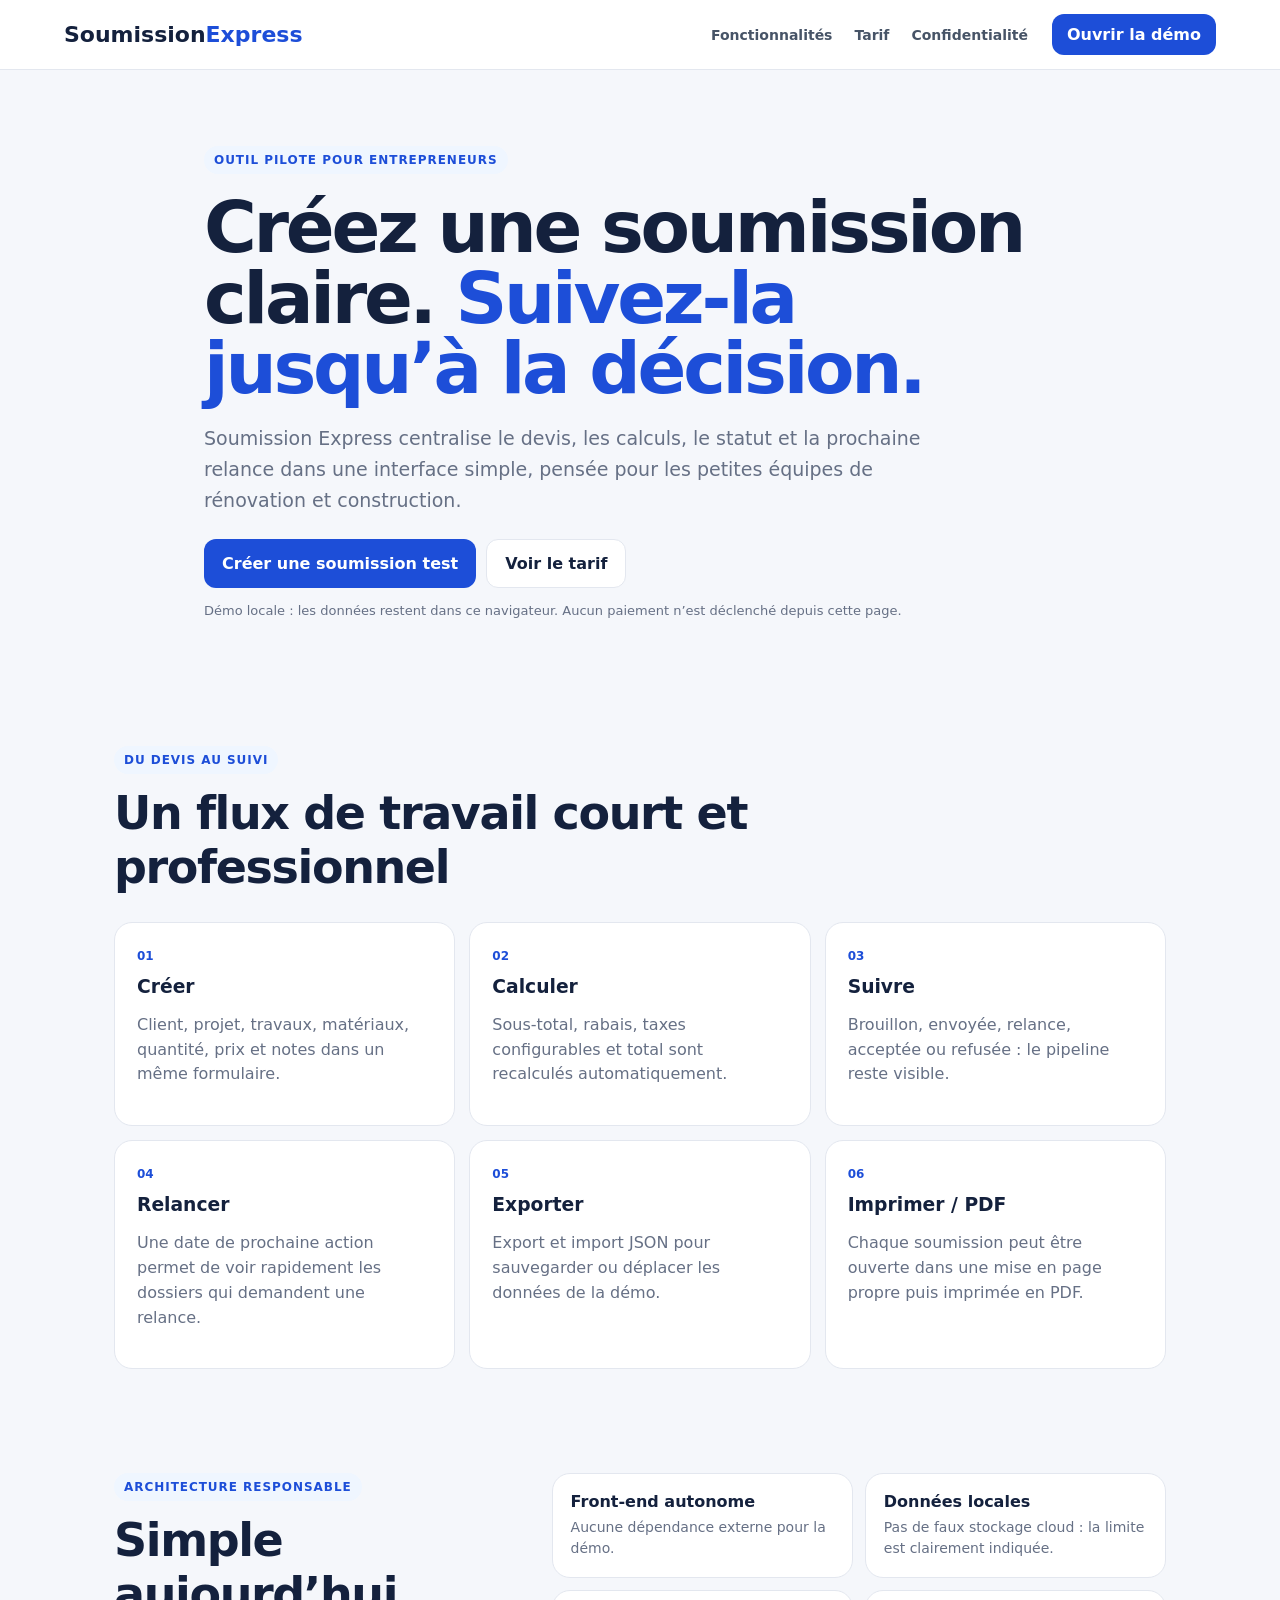
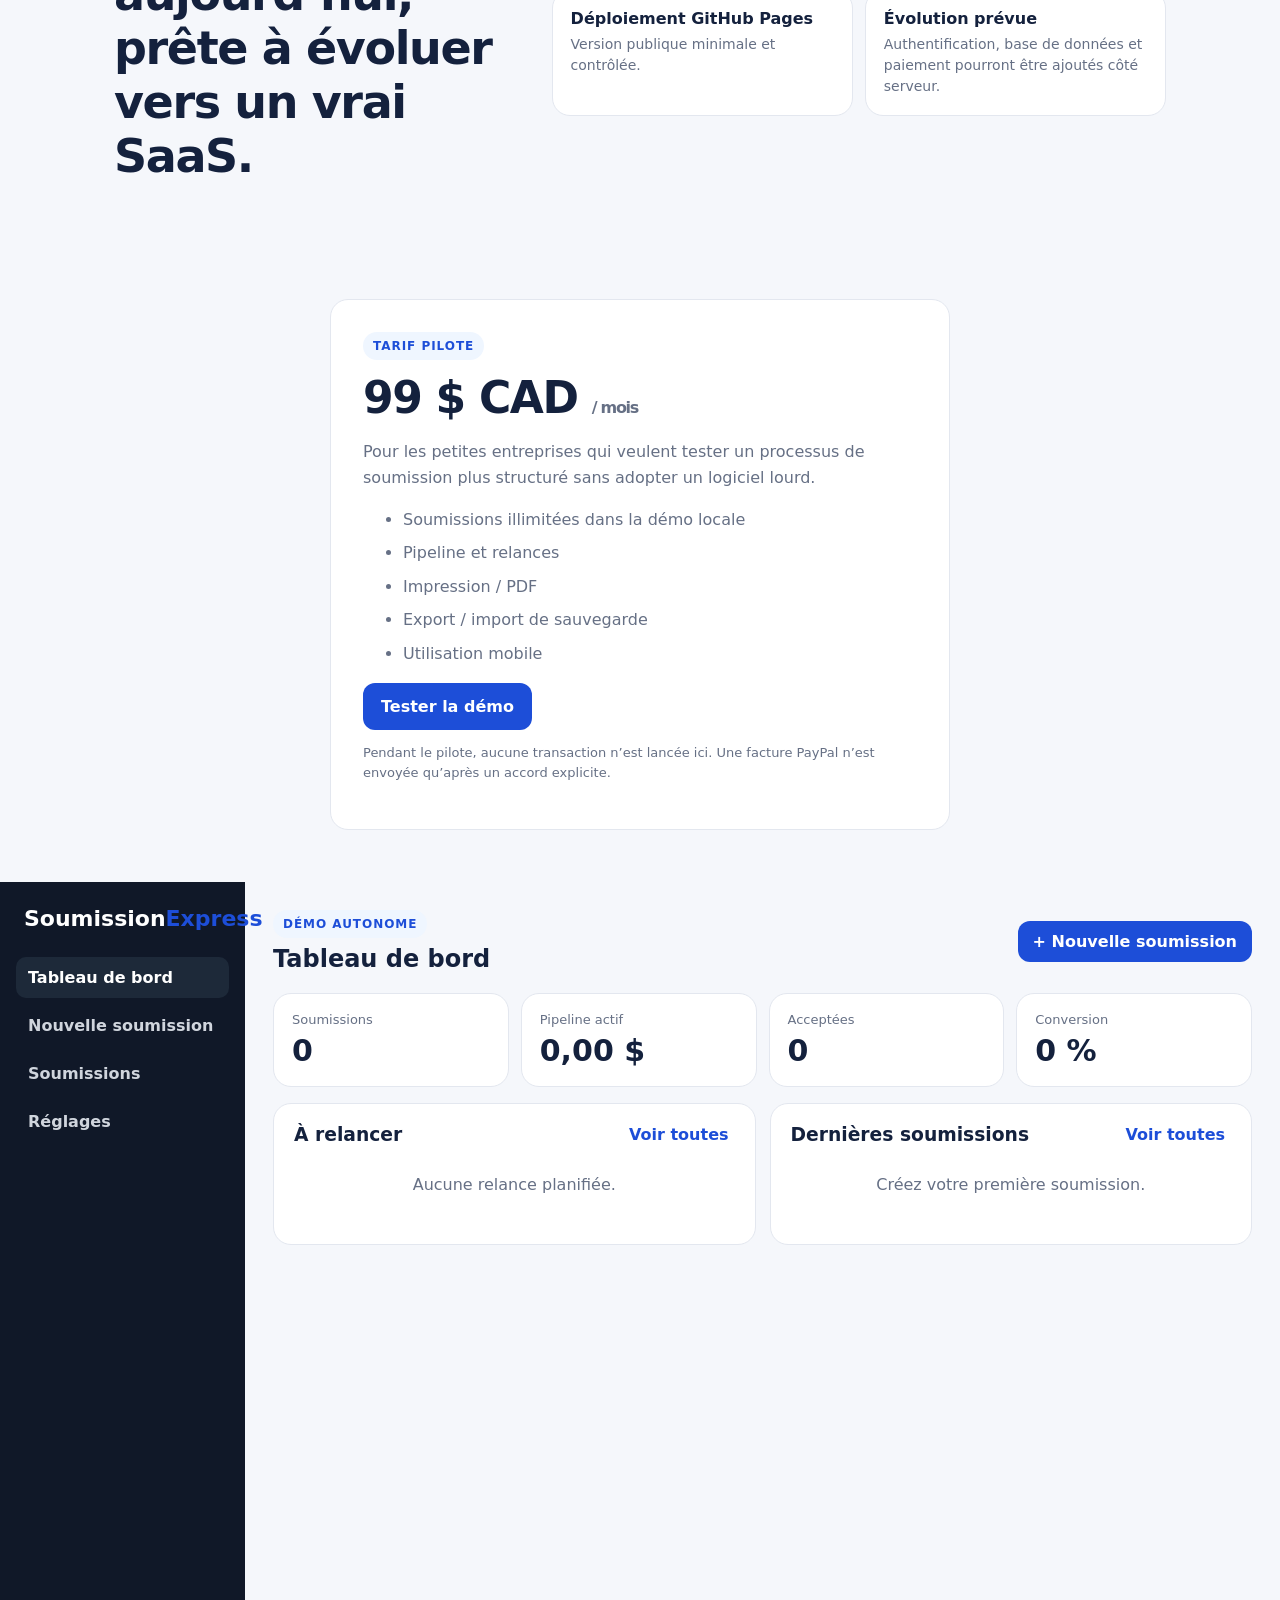
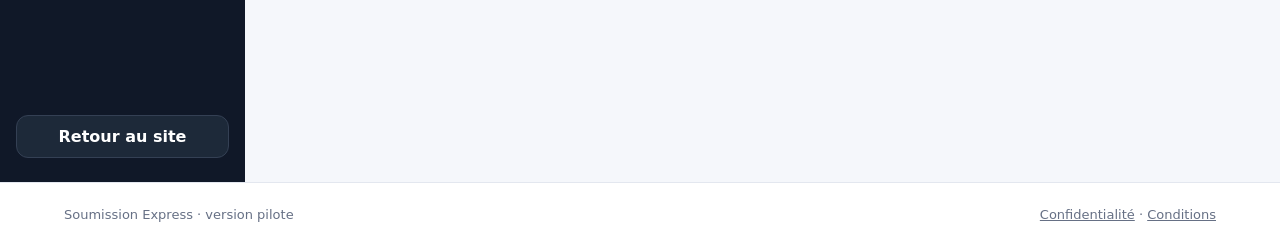
<file: index.html>
<!doctype html>
<html lang="fr">
<head>
  <meta charset="utf-8">
  <meta name="viewport" content="width=device-width,initial-scale=1">
  <meta name="theme-color" content="#1d4ed8">
  <meta name="description" content="Soumission Express aide les petites entreprises de rénovation et construction à créer, suivre et relancer leurs soumissions.">
  <meta name="robots" content="index,follow">
  <meta http-equiv="Content-Security-Policy" content="default-src 'self'; script-src 'self'; style-src 'self' 'unsafe-inline'; img-src 'self' data:; connect-src 'none'; object-src 'none'; base-uri 'self'; form-action 'self'">
  <title>Soumission Express | Devis et suivi pour entrepreneurs</title>
  <link rel="manifest" href="manifest.webmanifest">
  <link rel="stylesheet" href="styles.css">
</head>
<body>
  <header class="topbar">
    <a class="brand" href="#accueil" aria-label="Accueil Soumission Express">Soumission<span>Express</span></a>
    <nav class="nav" aria-label="Navigation principale">
      <a href="#fonctionnalites">Fonctionnalités</a>
      <a href="#prix">Tarif</a>
      <a href="privacy.html">Confidentialité</a>
    </nav>
    <button class="btn primary" data-open-app>Ouvrir la démo</button>
  </header>

  <main id="landing">
    <section class="hero" id="accueil" style="grid-template-columns:1fr;max-width:1000px">
      <div class="hero-copy" style="max-width:860px">
        <span class="eyebrow">Outil pilote pour entrepreneurs</span>
        <h1>Créez une soumission claire. <span>Suivez-la jusqu’à la décision.</span></h1>
        <p class="lead">Soumission Express centralise le devis, les calculs, le statut et la prochaine relance dans une interface simple, pensée pour les petites équipes de rénovation et construction.</p>
        <div class="actions">
          <button class="btn primary large" data-open-app>Créer une soumission test</button>
          <a class="btn secondary large" href="#prix">Voir le tarif</a>
        </div>
        <p class="micro">Démo locale : les données restent dans ce navigateur. Aucun paiement n’est déclenché depuis cette page.</p>
      </div>
    </section>

    <section class="section" id="fonctionnalites">
      <div class="section-head"><span class="eyebrow">Du devis au suivi</span><h2>Un flux de travail court et professionnel</h2></div>
      <div class="feature-grid">
        <article class="feature"><span class="feature-icon">01</span><h3>Créer</h3><p>Client, projet, travaux, matériaux, quantité, prix et notes dans un même formulaire.</p></article>
        <article class="feature"><span class="feature-icon">02</span><h3>Calculer</h3><p>Sous-total, rabais, taxes configurables et total sont recalculés automatiquement.</p></article>
        <article class="feature"><span class="feature-icon">03</span><h3>Suivre</h3><p>Brouillon, envoyée, relance, acceptée ou refusée : le pipeline reste visible.</p></article>
        <article class="feature"><span class="feature-icon">04</span><h3>Relancer</h3><p>Une date de prochaine action permet de voir rapidement les dossiers qui demandent une relance.</p></article>
        <article class="feature"><span class="feature-icon">05</span><h3>Exporter</h3><p>Export et import JSON pour sauvegarder ou déplacer les données de la démo.</p></article>
        <article class="feature"><span class="feature-icon">06</span><h3>Imprimer / PDF</h3><p>Chaque soumission peut être ouverte dans une mise en page propre puis imprimée en PDF.</p></article>
      </div>
    </section>

    <section class="section trust">
      <div>
        <span class="eyebrow">Architecture responsable</span>
        <h2>Simple aujourd’hui, prête à évoluer vers un vrai SaaS.</h2>
      </div>
      <div class="trust-grid">
        <div><strong>Front-end autonome</strong><span>Aucune dépendance externe pour la démo.</span></div>
        <div><strong>Données locales</strong><span>Pas de faux stockage cloud : la limite est clairement indiquée.</span></div>
        <div><strong>Déploiement GitHub Pages</strong><span>Version publique minimale et contrôlée.</span></div>
        <div><strong>Évolution prévue</strong><span>Authentification, base de données et paiement pourront être ajoutés côté serveur.</span></div>
      </div>
    </section>

    <section class="section" id="prix">
      <div class="pricing-card">
        <span class="eyebrow">Tarif pilote</span>
        <h2>99 $ CAD <small>/ mois</small></h2>
        <p>Pour les petites entreprises qui veulent tester un processus de soumission plus structuré sans adopter un logiciel lourd.</p>
        <ul>
          <li>Soumissions illimitées dans la démo locale</li>
          <li>Pipeline et relances</li>
          <li>Impression / PDF</li>
          <li>Export / import de sauvegarde</li>
          <li>Utilisation mobile</li>
        </ul>
        <button class="btn primary large" data-open-app>Tester la démo</button>
        <p class="micro">Pendant le pilote, aucune transaction n’est lancée ici. Une facture PayPal n’est envoyée qu’après un accord explicite.</p>
      </div>
    </section>
  </main>

  <main id="app" class="app-shell" hidden>
    <aside class="sidebar">
      <div class="brand app-brand">Soumission<span>Express</span></div>
      <nav class="side-nav" aria-label="Navigation de l'application">
        <button class="nav-btn active" data-view="dashboard">Tableau de bord</button>
        <button class="nav-btn" data-view="editor">Nouvelle soumission</button>
        <button class="nav-btn" data-view="quotes">Soumissions</button>
        <button class="nav-btn" data-view="settings">Réglages</button>
      </nav>
      <button class="btn secondary full" id="backToSite">Retour au site</button>
    </aside>

    <section class="workspace">
      <header class="workspace-head">
        <div><span class="eyebrow">Démo autonome</span><h2 id="viewTitle">Tableau de bord</h2></div>
        <button class="btn primary" id="quickNew">+ Nouvelle soumission</button>
      </header>

      <section class="view active" id="view-dashboard">
        <div class="stats" id="stats"></div>
        <div class="panel-grid">
          <article class="panel"><div class="panel-head"><h3>À relancer</h3><button class="text-btn" data-go-quotes>Voir toutes</button></div><div id="followupList"></div></article>
          <article class="panel"><div class="panel-head"><h3>Dernières soumissions</h3><button class="text-btn" data-go-quotes>Voir toutes</button></div><div id="recentList"></div></article>
        </div>
      </section>

      <section class="view" id="view-editor">
        <form id="quoteForm" class="panel form-panel">
          <input type="hidden" id="quoteId">
          <div class="form-section">
            <h3>Client et projet</h3>
            <div class="form-grid">
              <label>Entreprise / client<input id="client" required maxlength="100" placeholder="Entreprise Démo"></label>
              <label>Contact<input id="contact" maxlength="100" placeholder="Nom du contact"></label>
              <label>Courriel<input id="email" type="email" maxlength="160" placeholder="client@exemple.com"></label>
              <label>Téléphone<input id="phone" maxlength="40" placeholder="Téléphone"></label>
              <label class="wide">Projet<input id="project" required maxlength="140" placeholder="Rénovation cuisine"></label>
              <label class="wide">Adresse du projet<input id="projectAddress" maxlength="180" placeholder="Adresse (facultatif)"></label>
              <label class="wide">Description<textarea id="description" rows="3" maxlength="800" placeholder="Résumé des travaux"></textarea></label>
            </div>
          </div>

          <div class="form-section">
            <div class="panel-head"><h3>Travaux et matériaux</h3><button type="button" class="btn secondary" id="addLine">+ Ligne</button></div>
            <div class="line-labels"><span>Description</span><span>Qté</span><span>Unité</span><span>Prix unitaire</span><span>Total</span><span></span></div>
            <div id="lines"></div>
          </div>

          <div class="form-section two-col">
            <div class="form-grid compact">
              <label>Rabais (%)<input id="discount" type="number" min="0" max="100" step="0.01" value="0"></label>
              <label>Taxe 1 (%)<input id="tax1" type="number" min="0" max="100" step="0.001" value="0"></label>
              <label>Taxe 2 (%)<input id="tax2" type="number" min="0" max="100" step="0.001" value="0"></label>
              <label>Validité (jours)<input id="validDays" type="number" min="1" max="365" value="14"></label>
              <label>Prochaine relance<input id="followupDate" type="date"></label>
              <label>Statut<select id="status"><option value="brouillon">Brouillon</option><option value="envoyee">Envoyée</option><option value="relance">Relance</option><option value="acceptee">Acceptée</option><option value="refusee">Refusée</option></select></label>
            </div>
            <div class="summary-box">
              <div><span>Sous-total</span><strong id="sub">0,00 $</strong></div>
              <div><span>Rabais</span><strong id="discountTotal">0,00 $</strong></div>
              <div><span>Taxes</span><strong id="tax">0,00 $</strong></div>
              <div class="grand"><span>Total</span><strong id="grand">0,00 $</strong></div>
            </div>
          </div>

          <label>Notes internes<textarea id="notes" rows="3" maxlength="1000" placeholder="Notes de suivi (non imprimées sur le devis)"></textarea></label>
          <div class="actions end"><button type="button" class="btn secondary" id="resetQuote">Effacer</button><button class="btn primary" type="submit">Enregistrer la soumission</button></div>
        </form>
      </section>

      <section class="view" id="view-quotes">
        <div class="panel">
          <div class="toolbar">
            <input id="searchQuotes" type="search" placeholder="Rechercher client, projet ou numéro">
            <select id="filterStatus"><option value="all">Tous les statuts</option><option value="brouillon">Brouillon</option><option value="envoyee">Envoyée</option><option value="relance">Relance</option><option value="acceptee">Acceptée</option><option value="refusee">Refusée</option></select>
          </div>
          <div id="quotesTable" class="table-wrap"></div>
        </div>
      </section>

      <section class="view" id="view-settings">
        <div class="panel form-panel">
          <h3>Réglages de la démo</h3>
          <p class="note">Ces informations restent dans ce navigateur et servent uniquement aux soumissions imprimées.</p>
          <div class="form-grid">
            <label>Nom de l’entreprise<input id="businessName" maxlength="120" placeholder="Votre entreprise"></label>
            <label>Téléphone<input id="businessPhone" maxlength="40"></label>
            <label>Courriel<input id="businessEmail" type="email" maxlength="160"></label>
            <label>Numéro / référence<input id="businessRef" maxlength="80" placeholder="Licence, NEQ ou autre"></label>
            <label class="wide">Adresse professionnelle<textarea id="businessAddress" rows="2" maxlength="240"></textarea></label>
          </div>
          <div class="actions wrap"><button class="btn primary" id="saveSettings">Enregistrer</button><button class="btn secondary" id="exportData">Exporter les données</button><label class="btn secondary file-btn">Importer<input id="importData" type="file" accept="application/json" hidden></label><button class="btn danger" id="clearData">Effacer toutes les données</button></div>
          <p class="micro">Conseil : exportez régulièrement une sauvegarde si vous utilisez cette version pilote. Il n’y a pas encore de sauvegarde cloud.</p>
        </div>
      </section>
    </section>
  </main>

  <footer>
    <span>Soumission Express · version pilote</span>
    <span><a href="privacy.html">Confidentialité</a> · <a href="terms.html">Conditions</a></span>
  </footer>
  <div id="toast" class="toast" role="status" aria-live="polite"></div>
  <script src="app.js" defer></script>
</body>
</html>
</file>
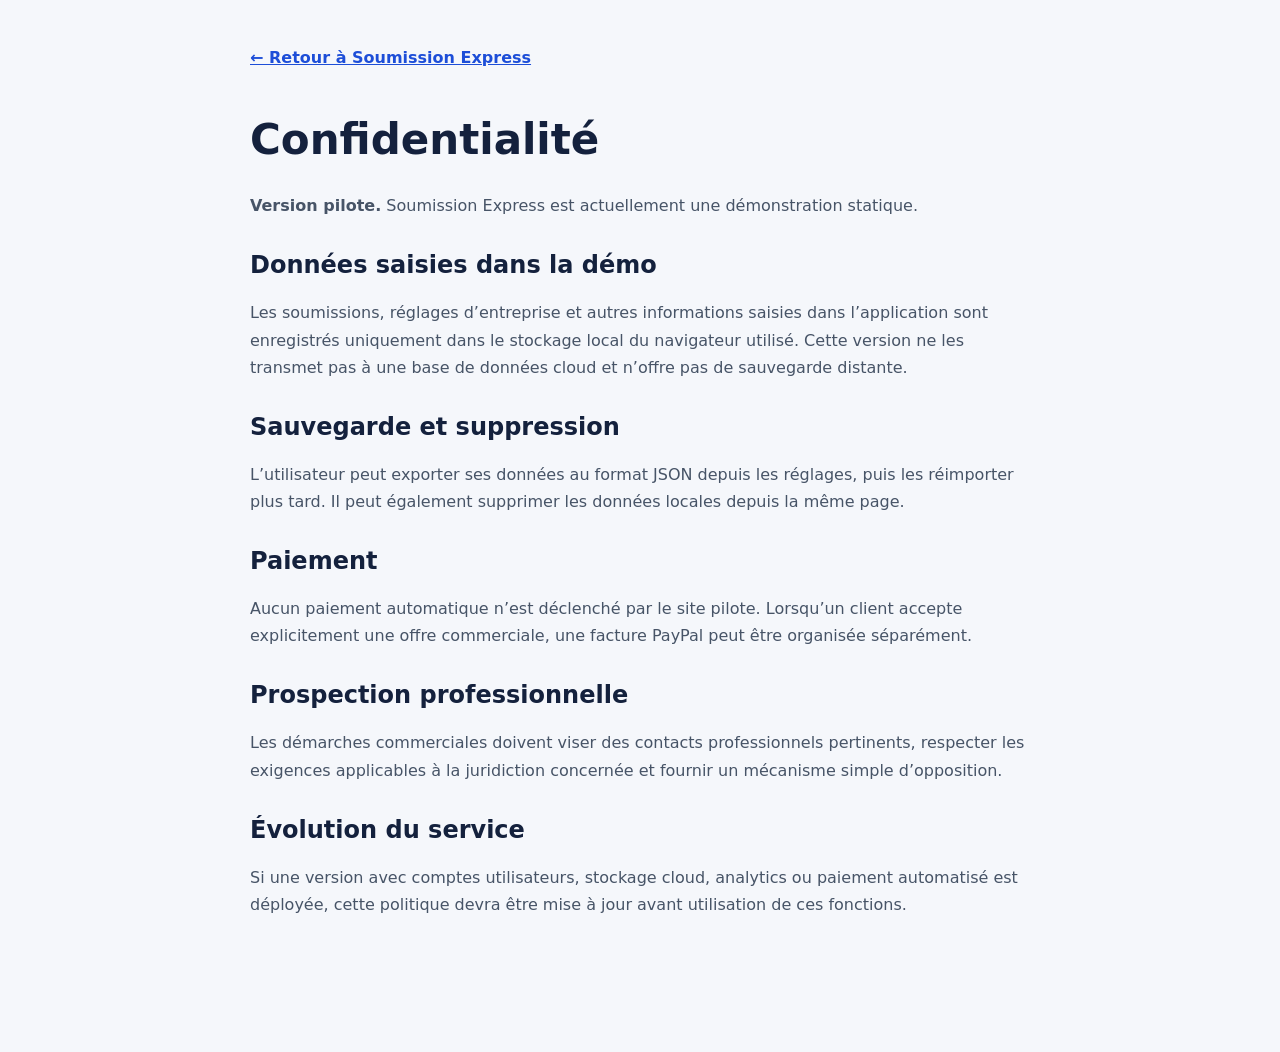
<file: privacy.html>
<!doctype html><html lang="fr"><head><meta charset="utf-8"><meta name="viewport" content="width=device-width,initial-scale=1"><meta name="robots" content="index,follow"><title>Confidentialité | Soumission Express</title><link rel="stylesheet" href="styles.css"></head><body><main class="legal"><a class="back" href="index.html">← Retour à Soumission Express</a><h1>Confidentialité</h1><p><strong>Version pilote.</strong> Soumission Express est actuellement une démonstration statique.</p><h2>Données saisies dans la démo</h2><p>Les soumissions, réglages d’entreprise et autres informations saisies dans l’application sont enregistrés uniquement dans le stockage local du navigateur utilisé. Cette version ne les transmet pas à une base de données cloud et n’offre pas de sauvegarde distante.</p><h2>Sauvegarde et suppression</h2><p>L’utilisateur peut exporter ses données au format JSON depuis les réglages, puis les réimporter plus tard. Il peut également supprimer les données locales depuis la même page.</p><h2>Paiement</h2><p>Aucun paiement automatique n’est déclenché par le site pilote. Lorsqu’un client accepte explicitement une offre commerciale, une facture PayPal peut être organisée séparément.</p><h2>Prospection professionnelle</h2><p>Les démarches commerciales doivent viser des contacts professionnels pertinents, respecter les exigences applicables à la juridiction concernée et fournir un mécanisme simple d’opposition.</p><h2>Évolution du service</h2><p>Si une version avec comptes utilisateurs, stockage cloud, analytics ou paiement automatisé est déployée, cette politique devra être mise à jour avant utilisation de ces fonctions.</p></main></body></html>
</file>
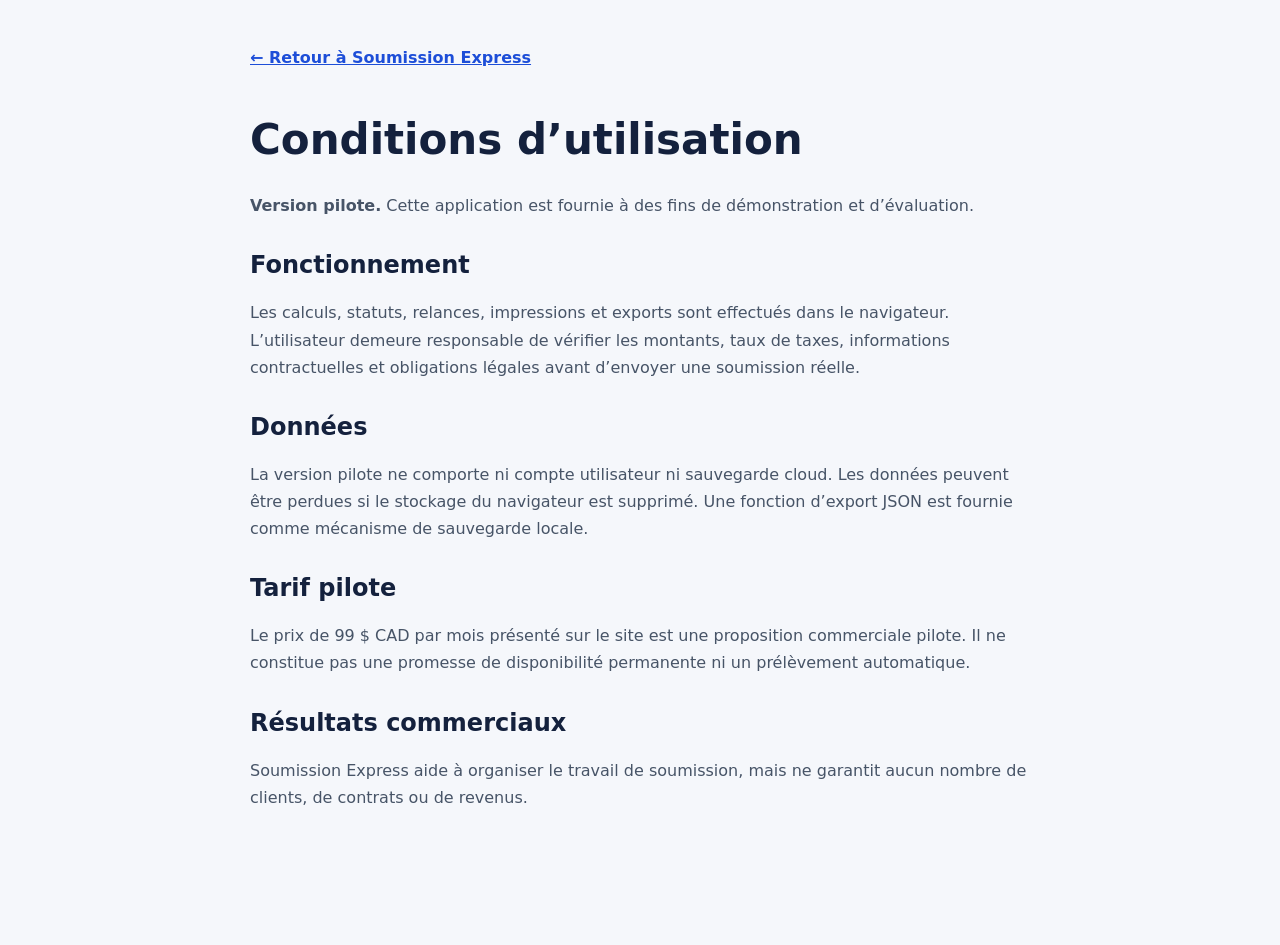
<file: terms.html>
<!doctype html><html lang="fr"><head><meta charset="utf-8"><meta name="viewport" content="width=device-width,initial-scale=1"><meta name="robots" content="index,follow"><title>Conditions | Soumission Express</title><link rel="stylesheet" href="styles.css"></head><body><main class="legal"><a class="back" href="index.html">← Retour à Soumission Express</a><h1>Conditions d’utilisation</h1><p><strong>Version pilote.</strong> Cette application est fournie à des fins de démonstration et d’évaluation.</p><h2>Fonctionnement</h2><p>Les calculs, statuts, relances, impressions et exports sont effectués dans le navigateur. L’utilisateur demeure responsable de vérifier les montants, taux de taxes, informations contractuelles et obligations légales avant d’envoyer une soumission réelle.</p><h2>Données</h2><p>La version pilote ne comporte ni compte utilisateur ni sauvegarde cloud. Les données peuvent être perdues si le stockage du navigateur est supprimé. Une fonction d’export JSON est fournie comme mécanisme de sauvegarde locale.</p><h2>Tarif pilote</h2><p>Le prix de 99 $ CAD par mois présenté sur le site est une proposition commerciale pilote. Il ne constitue pas une promesse de disponibilité permanente ni un prélèvement automatique.</p><h2>Résultats commerciaux</h2><p>Soumission Express aide à organiser le travail de soumission, mais ne garantit aucun nombre de clients, de contrats ou de revenus.</p></main></body></html>
</file>
<file: styles.css>
:root{--bg:#f5f7fb;--surface:#fff;--ink:#14213d;--muted:#667085;--line:#e3e7ef;--primary:#1d4ed8;--primary2:#eff6ff;--good:#047857;--warn:#b45309;--danger:#b42318;--shadow:0 24px 60px rgba(15,23,42,.12);--radius:18px}*{box-sizing:border-box}html{scroll-behavior:smooth}body{margin:0;font-family:Inter,ui-sans-serif,system-ui,-apple-system,BlinkMacSystemFont,"Segoe UI",sans-serif;background:var(--bg);color:var(--ink)}button,input,textarea,select{font:inherit}button,a{touch-action:manipulation}a{color:inherit}.topbar{position:sticky;top:0;z-index:30;display:flex;align-items:center;gap:24px;padding:14px max(5vw,20px);background:rgba(255,255,255,.94);backdrop-filter:blur(14px);border-bottom:1px solid var(--line)}.brand{font-weight:900;font-size:22px;text-decoration:none;white-space:nowrap}.brand span{color:var(--primary)}.nav{display:flex;gap:22px;margin-left:auto}.nav a{text-decoration:none;color:#475467;font-size:14px;font-weight:700}.btn{border:0;border-radius:12px;padding:11px 15px;font-weight:800;cursor:pointer;display:inline-flex;align-items:center;justify-content:center;text-decoration:none}.btn.primary{background:var(--primary);color:#fff}.btn.secondary{background:#fff;color:var(--ink);border:1px solid var(--line)}.btn.danger{background:#fff1f0;color:var(--danger);border:1px solid #fecdca}.btn.large{padding:14px 18px}.btn.full{width:100%}.hero{max-width:1180px;margin:auto;padding:76px max(5vw,20px) 60px;display:grid;grid-template-columns:1.12fr .88fr;gap:48px;align-items:center}.eyebrow{display:inline-block;font-size:12px;font-weight:900;letter-spacing:.08em;text-transform:uppercase;color:var(--primary);background:var(--primary2);border-radius:999px;padding:7px 10px}.hero h1{font-size:clamp(42px,6vw,72px);line-height:.98;letter-spacing:-.045em;margin:18px 0}.hero h1 span{color:var(--primary)}.lead{font-size:19px;line-height:1.65;color:var(--muted);max-width:750px}.actions{display:flex;gap:10px;margin-top:22px}.actions.end{justify-content:flex-end}.actions.wrap{flex-wrap:wrap}.micro,.note{font-size:13px;line-height:1.55;color:var(--muted)}.hero-card{background:#101828;color:#fff;border-radius:24px;padding:28px;box-shadow:var(--shadow)}.hero-card-head,.money-row{display:flex;justify-content:space-between;gap:16px}.hero-card h2{font-size:25px;margin:24px 0 6px}.hero-card p{color:#98a2b3}.money-row{padding:14px 0;border-bottom:1px solid #344054}.money-row.total{font-size:21px;border-bottom:0}.followup{margin-top:18px;background:#1d2939;padding:12px;border-radius:11px;color:#d0d5dd}.badge{padding:5px 8px;border-radius:999px;font-size:12px;font-weight:900}.badge.sent{background:#1d4ed8}.section{max-width:1180px;margin:auto;padding:52px max(5vw,20px)}.section-head{max-width:720px}.section h2{font-size:clamp(30px,4vw,46px);letter-spacing:-.03em;margin:12px 0}.feature-grid{display:grid;grid-template-columns:repeat(3,1fr);gap:14px;margin-top:28px}.feature,.panel,.pricing-card,.trust-grid>div,.stat{background:var(--surface);border:1px solid var(--line);border-radius:var(--radius)}.feature{padding:22px}.feature h3{margin:12px 0 6px}.feature p{color:var(--muted);line-height:1.55}.feature-icon{font-size:12px;font-weight:900;color:var(--primary)}.trust{display:grid;grid-template-columns:.8fr 1.2fr;gap:28px;align-items:start}.trust-grid{display:grid;grid-template-columns:1fr 1fr;gap:12px}.trust-grid>div{padding:18px}.trust-grid strong,.trust-grid span{display:block}.trust-grid span{color:var(--muted);font-size:14px;margin-top:6px;line-height:1.5}.pricing-card{max-width:620px;margin:auto;padding:32px}.pricing-card h2{font-size:44px}.pricing-card h2 small{font-size:16px;color:var(--muted)}.pricing-card p,.pricing-card li{color:var(--muted);line-height:1.6}.pricing-card li{margin:8px 0}footer{display:flex;justify-content:space-between;gap:20px;padding:24px max(5vw,20px);border-top:1px solid var(--line);color:var(--muted);font-size:13px;background:#fff}.app-shell{min-height:100vh;display:grid;grid-template-columns:245px 1fr}.sidebar{background:#101828;color:#fff;padding:24px 16px;display:flex;flex-direction:column;gap:26px}.app-brand{padding:0 8px}.side-nav{display:flex;flex-direction:column;gap:7px}.nav-btn{border:0;background:transparent;color:#d0d5dd;text-align:left;padding:11px 12px;border-radius:10px;font-weight:800;cursor:pointer}.nav-btn.active,.nav-btn:hover{background:#1d2939;color:#fff}.sidebar .btn.secondary{margin-top:auto;background:#1d2939;border-color:#344054;color:#fff}.workspace{padding:28px;min-width:0}.workspace-head{display:flex;justify-content:space-between;align-items:center;gap:20px;margin-bottom:20px}.workspace-head h2{margin:7px 0 0}.view{display:none}.view.active{display:block}.stats{display:grid;grid-template-columns:repeat(4,1fr);gap:12px;margin-bottom:16px}.stat{padding:18px}.stat span{display:block;color:var(--muted);font-size:13px}.stat strong{display:block;font-size:30px;margin-top:6px}.panel-grid{display:grid;grid-template-columns:1fr 1fr;gap:14px}.panel{padding:20px}.panel-head{display:flex;align-items:center;justify-content:space-between;gap:14px}.panel-head h3{margin:0}.text-btn{border:0;background:transparent;color:var(--primary);font-weight:800;cursor:pointer}.form-panel{max-width:1100px}.form-section{padding-bottom:22px;margin-bottom:22px;border-bottom:1px solid var(--line)}.form-section h3{margin-top:0}.form-grid{display:grid;grid-template-columns:1fr 1fr;gap:12px}.form-grid.compact{align-content:start}.form-grid .wide{grid-column:1/-1}label{display:flex;flex-direction:column;gap:6px;font-size:13px;font-weight:800;color:#344054}input,textarea,select{width:100%;border:1px solid #d0d5dd;border-radius:10px;padding:10px 11px;background:#fff;color:var(--ink)}input:focus,textarea:focus,select:focus{outline:2px solid #bfdbfe;border-color:#60a5fa}.line-labels,.quote-line{display:grid;grid-template-columns:minmax(180px,1fr) 72px 90px 120px 120px 40px;gap:8px;align-items:center}.line-labels{font-size:11px;color:var(--muted);font-weight:900;text-transform:uppercase;margin:10px 0 5px}.quote-line{margin:8px 0}.quote-line .line-total{background:#f8fafc}.remove-line{border:0;border-radius:9px;background:#fee4e2;color:var(--danger);font-weight:900;cursor:pointer;height:40px}.two-col{display:grid;grid-template-columns:1fr 360px;gap:24px}.summary-box{background:#f8fafc;border:1px solid var(--line);border-radius:14px;padding:16px}.summary-box div{display:flex;justify-content:space-between;padding:8px 0}.summary-box .grand{border-top:2px solid var(--ink);margin-top:6px;padding-top:13px;font-size:20px}.toolbar{display:grid;grid-template-columns:1fr 220px;gap:10px;margin-bottom:14px}.table-wrap{overflow:auto}table{width:100%;border-collapse:collapse;min-width:850px}th,td{text-align:left;border-bottom:1px solid var(--line);padding:11px 9px;font-size:13px;vertical-align:middle}th{color:var(--muted);font-size:11px;text-transform:uppercase}.row-actions{display:flex;gap:6px}.small-btn{border:1px solid var(--line);background:#fff;border-radius:8px;padding:7px 9px;cursor:pointer;font-weight:800;font-size:12px}.small-btn.danger{color:var(--danger)}.status-pill{display:inline-block;padding:5px 8px;border-radius:999px;font-size:11px;font-weight:900;text-transform:capitalize}.status-brouillon{background:#f2f4f7}.status-envoyee{background:#eff6ff;color:#1d4ed8}.status-relance{background:#fffaeb;color:#b54708}.status-acceptee{background:#ecfdf3;color:#027a48}.status-refusee{background:#fef3f2;color:#b42318}.list-item{display:flex;justify-content:space-between;gap:16px;padding:12px 0;border-bottom:1px solid var(--line)}.list-item:last-child{border-bottom:0}.list-item strong,.list-item span{display:block}.list-item span{font-size:12px;color:var(--muted);margin-top:4px}.empty{padding:30px 4px;text-align:center;color:var(--muted)}.file-btn{cursor:pointer}.toast{position:fixed;right:18px;bottom:18px;z-index:100;background:#101828;color:#fff;padding:12px 15px;border-radius:10px;box-shadow:var(--shadow);opacity:0;transform:translateY(8px);pointer-events:none;transition:.2s}.toast.show{opacity:1;transform:none}.legal{max-width:820px;margin:48px auto;padding:0 20px 70px}.legal h1{font-size:42px}.legal h2{margin-top:32px}.legal p,.legal li{color:#475467;line-height:1.7}.legal .back{display:inline-block;margin-bottom:20px;color:var(--primary);font-weight:800}@media(max-width:900px){.nav{display:none}.hero{grid-template-columns:1fr}.feature-grid{grid-template-columns:1fr 1fr}.trust{grid-template-columns:1fr}.app-shell{grid-template-columns:1fr}.sidebar{position:sticky;top:0;z-index:40;display:block;padding:12px}.app-brand{display:none}.side-nav{display:flex;flex-direction:row;overflow:auto}.nav-btn{white-space:nowrap}.sidebar>.btn{display:none}.workspace{padding:18px}.stats{grid-template-columns:1fr 1fr}.panel-grid{grid-template-columns:1fr}.two-col{grid-template-columns:1fr}.line-labels{display:none}.quote-line{grid-template-columns:1fr 1fr}.quote-line .desc{grid-column:1/-1}.quote-line .line-total{grid-column:1/-1}.quote-line .remove-line{grid-column:2}.toolbar{grid-template-columns:1fr}}@media(max-width:600px){.topbar{padding:12px 14px}.topbar>.btn{padding:10px 12px}.hero{padding-top:48px}.hero h1{font-size:42px}.actions{flex-direction:column}.feature-grid,.trust-grid,.stats,.form-grid{grid-template-columns:1fr}.form-grid .wide{grid-column:auto}.workspace-head{align-items:flex-start}.workspace-head .btn{font-size:12px}.pricing-card{padding:22px}footer{flex-direction:column}.quote-line{grid-template-columns:1fr}.quote-line .desc,.quote-line .line-total,.quote-line .remove-line{grid-column:auto}}
</file>
